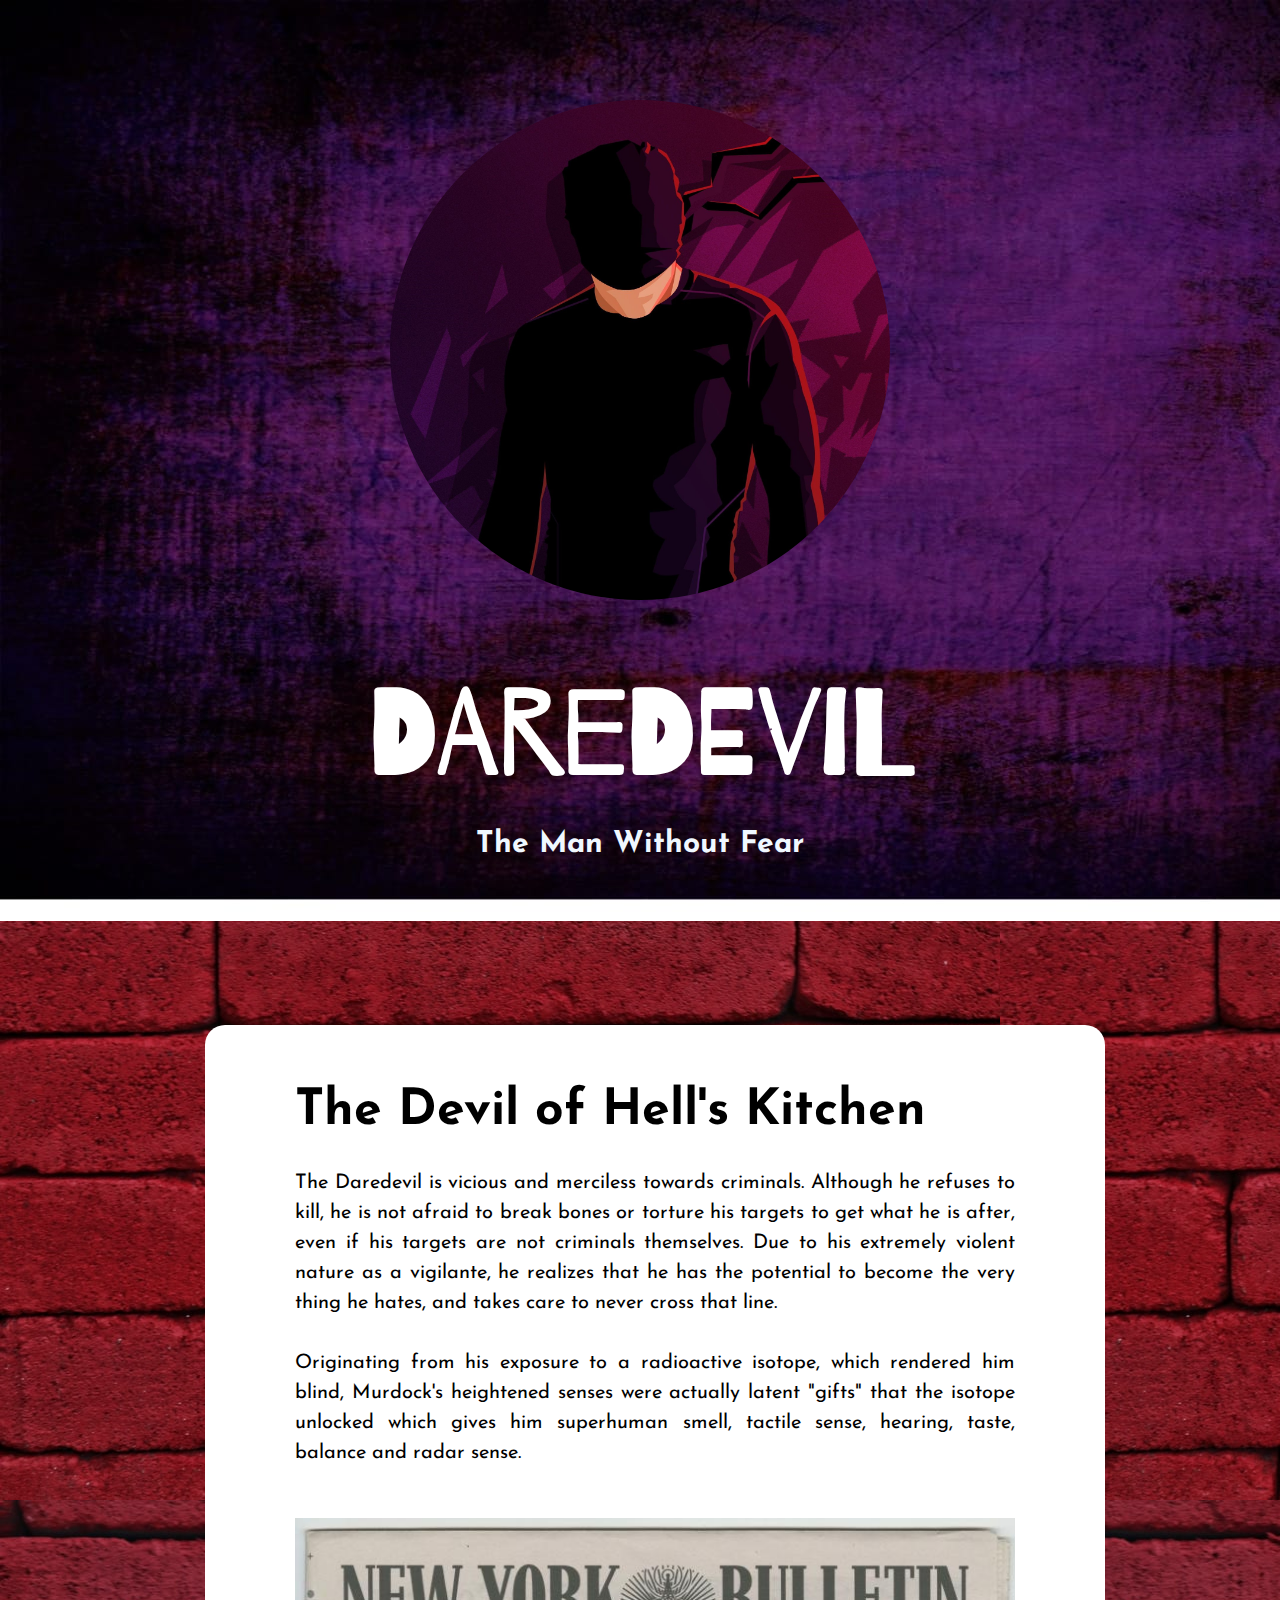
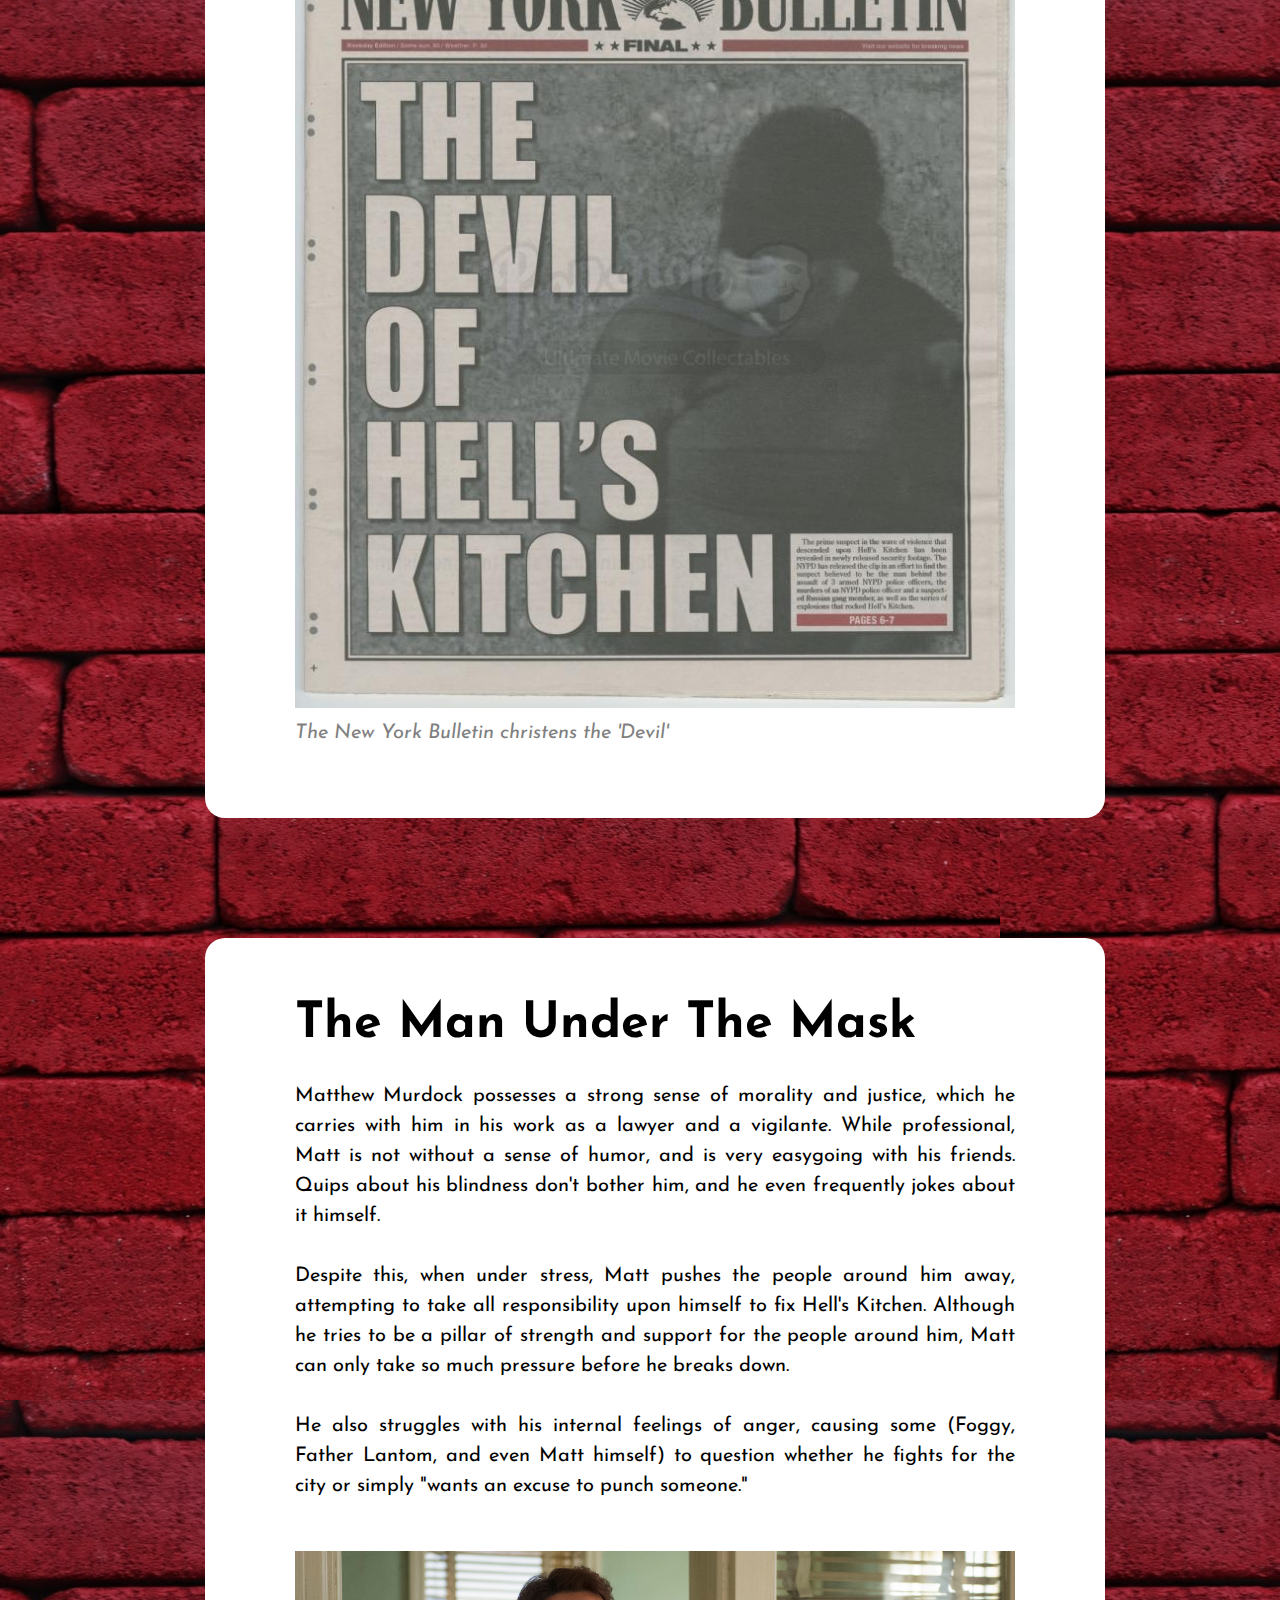
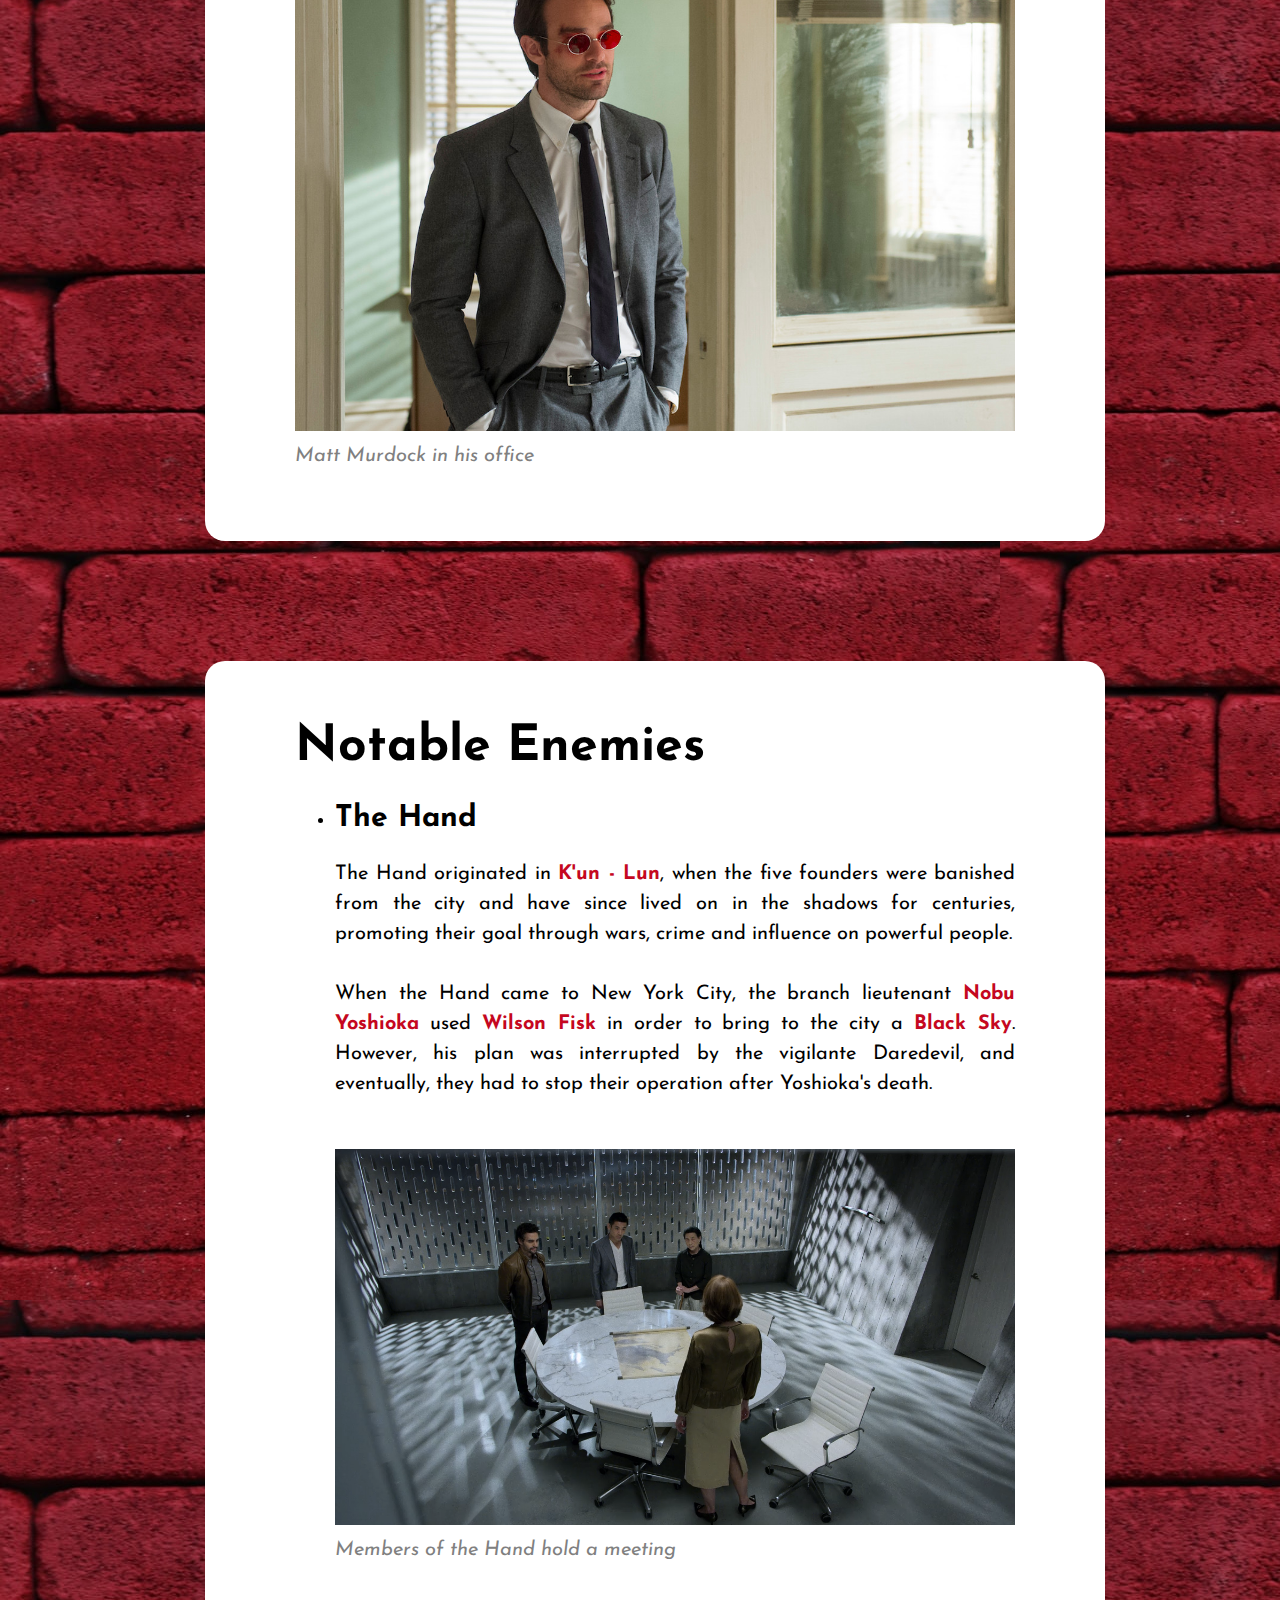
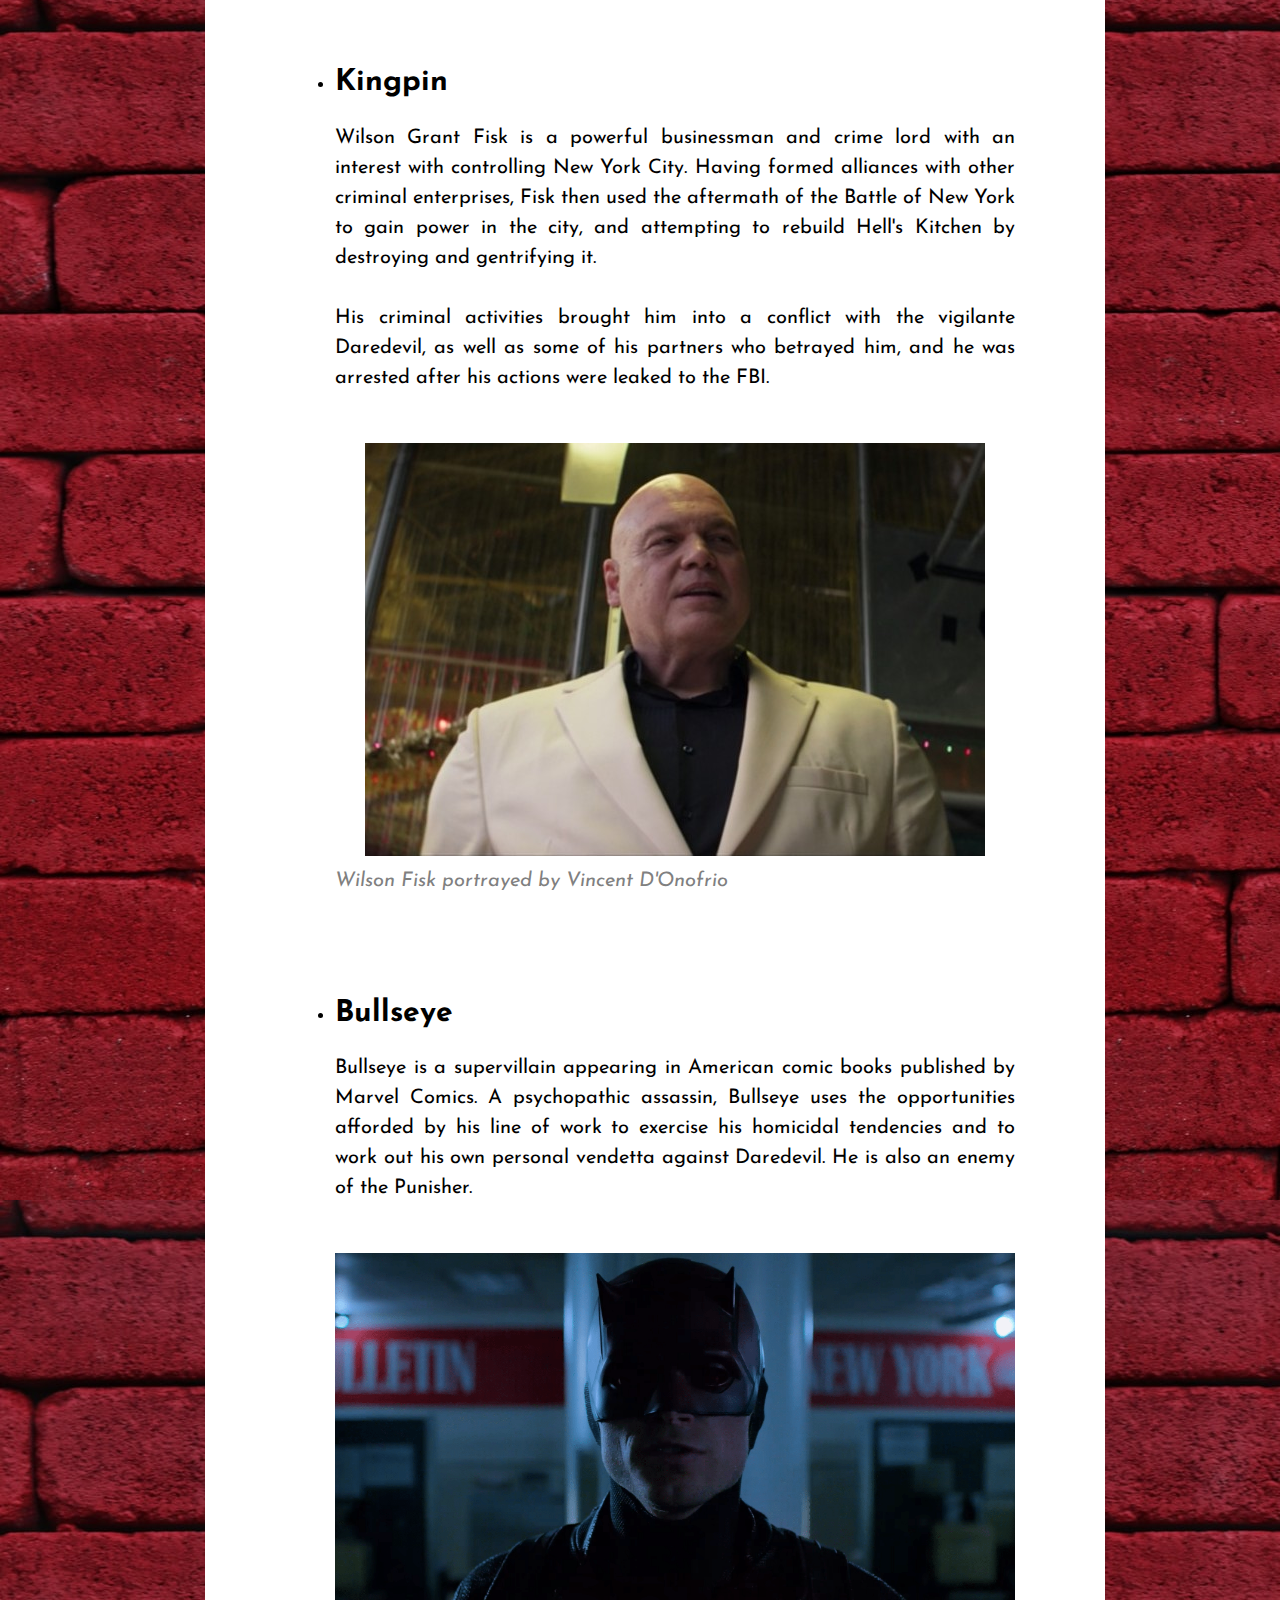
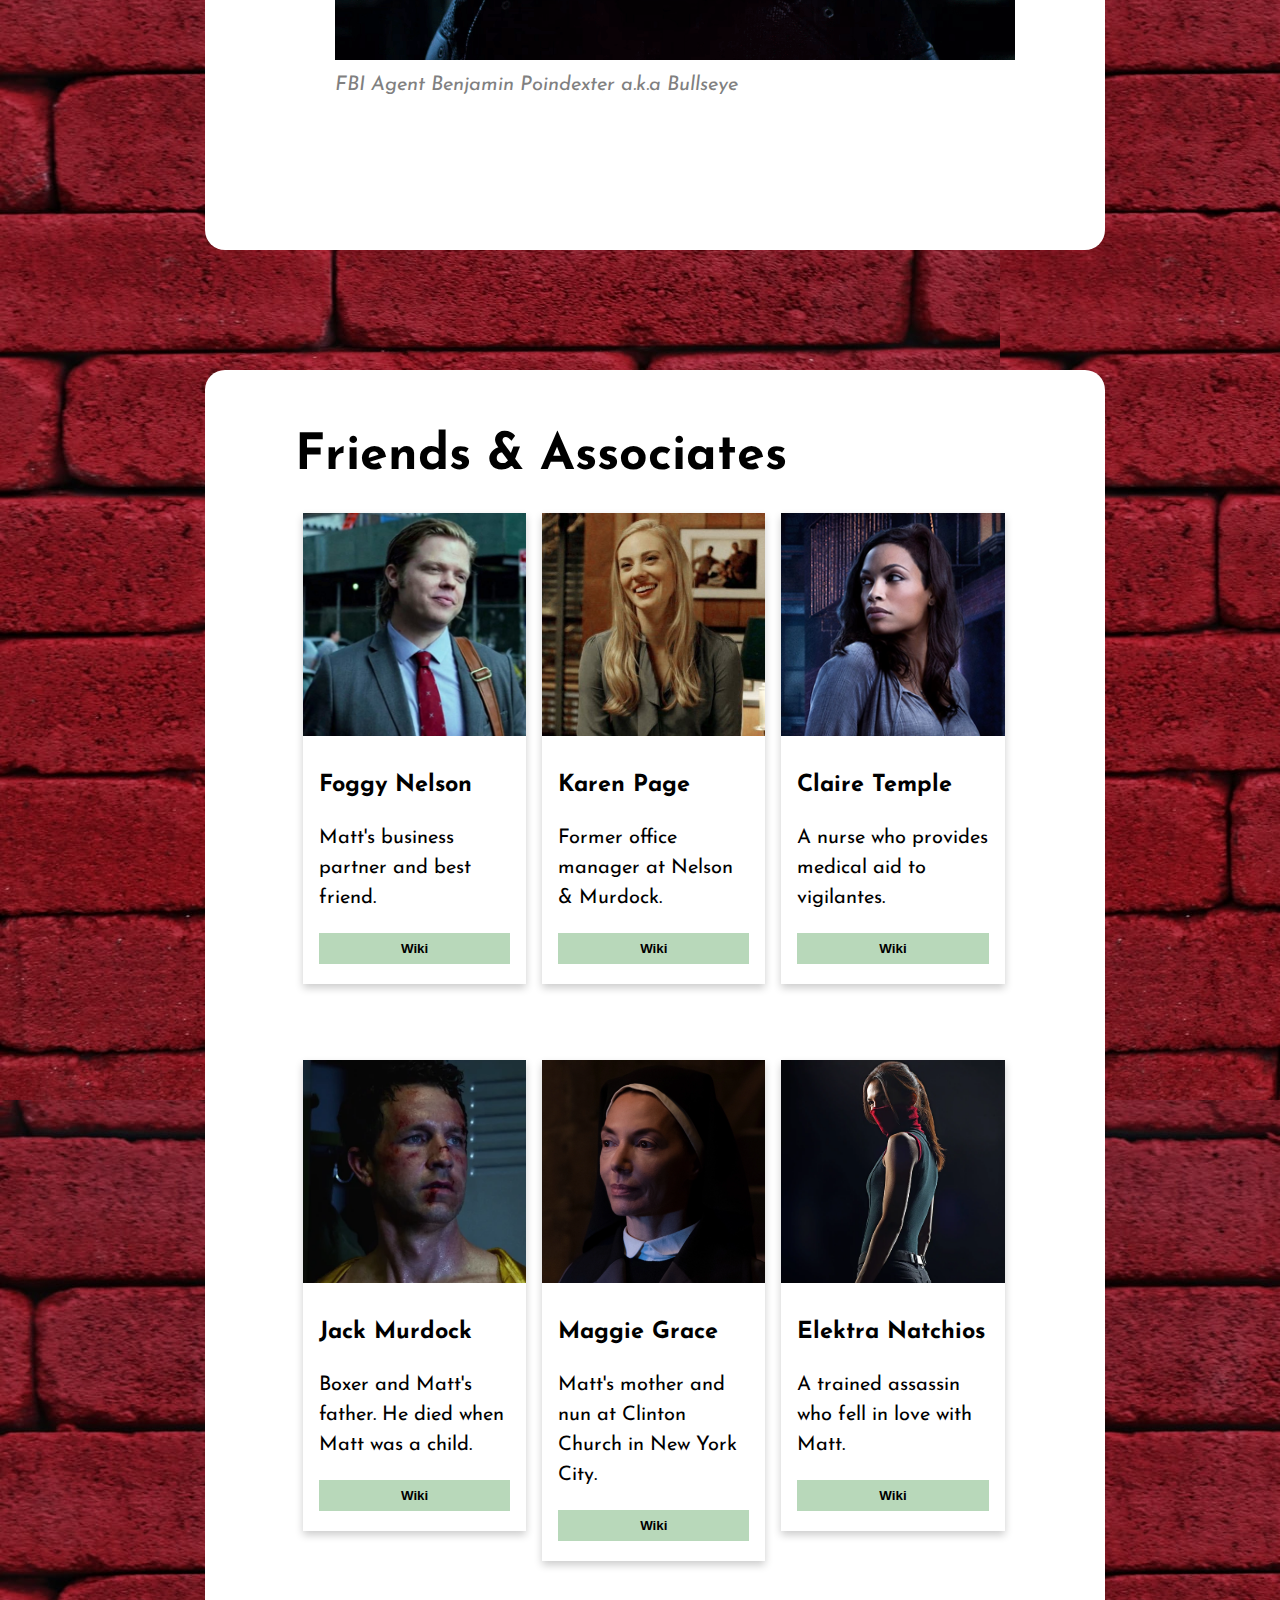
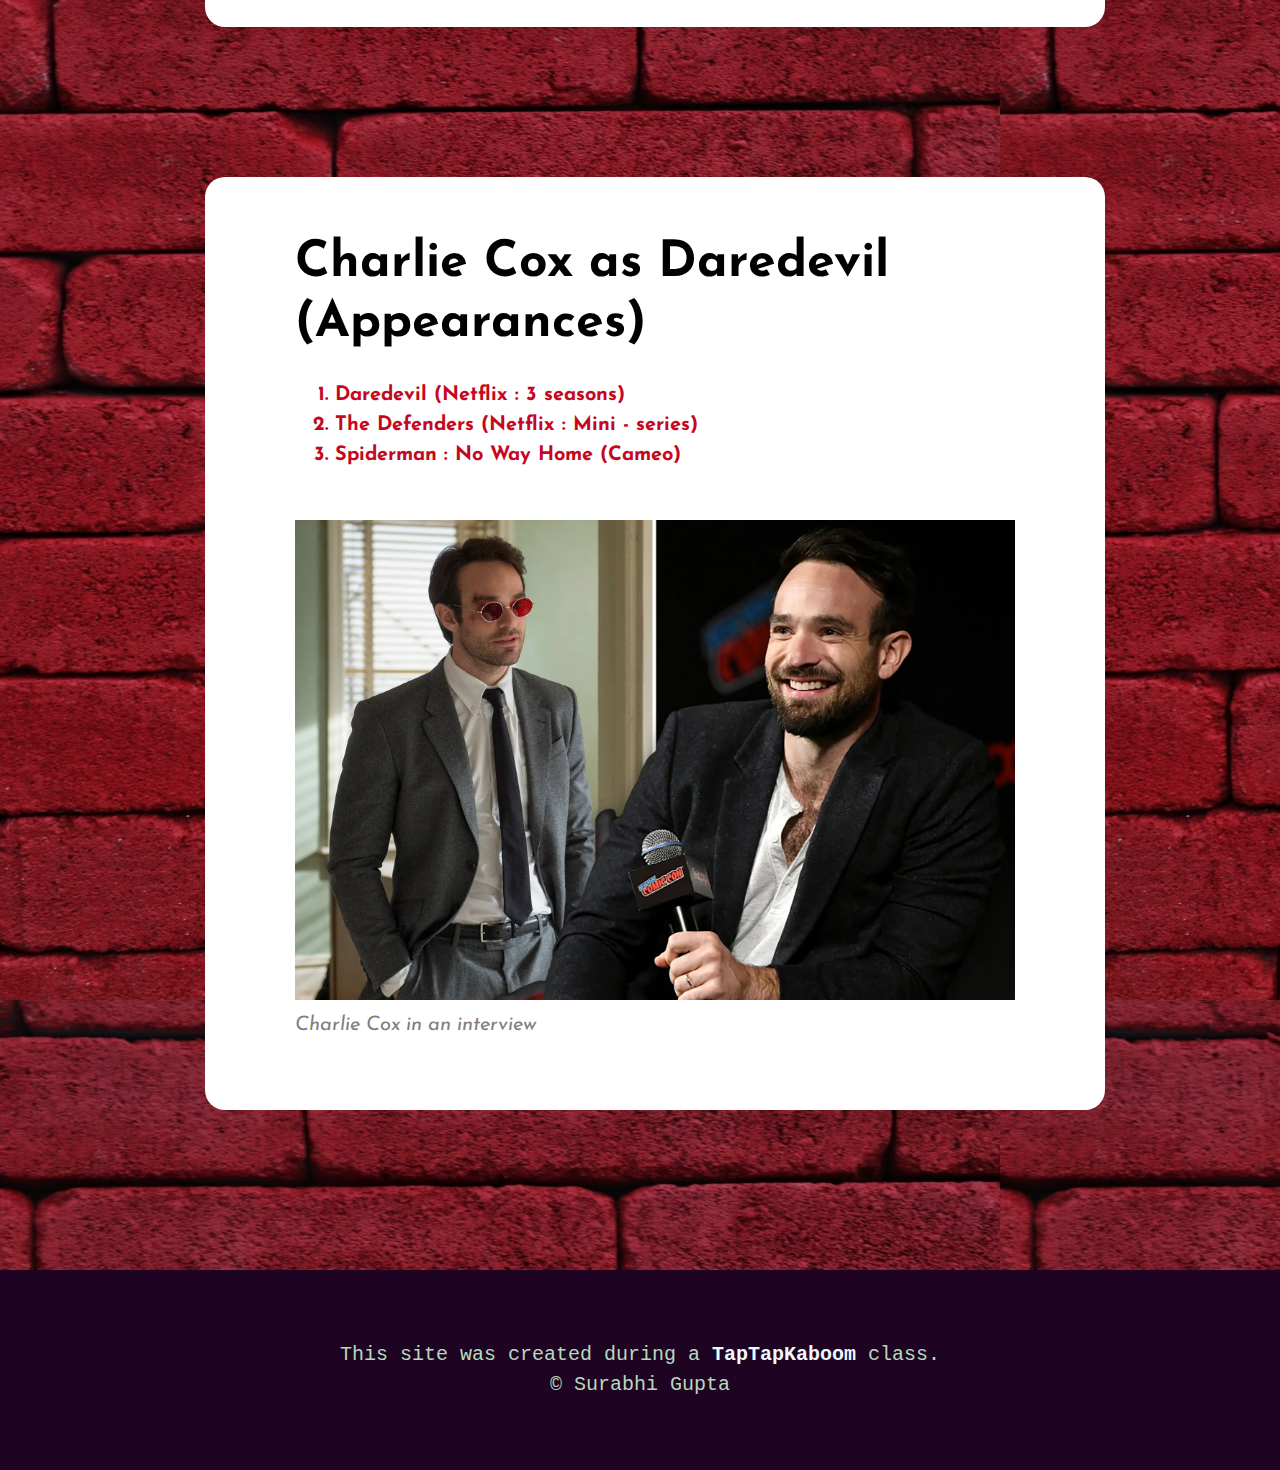
<file: index.html>
<!DOCTYPE html>
<html>
<head>
    <link rel="preconnect" href="https://fonts.googleapis.com">
<link rel="preconnect" href="https://fonts.gstatic.com" crossorigin>
<link href="https://fonts.googleapis.com/css2?family=Bangers&family=Barlow:wght@300&family=Barrio&family=Josefin+Sans:wght@300&family=Monofett&family=PT+Sans&family=Roboto+Slab:wght@300&family=Rubik+Glitch&family=Rubik+Mono+One&display=swap" rel="stylesheet">
    <title>Daredevil</title>
    <link rel="icon" href="Favicon.png">
    <link rel="stylesheet" type="text/css" href="Hero.css">
</head>
<body>
    <!---- header element -->
    <header>
        <img src="Avatar.jpg"><br><br>
        <h1>DAREDEVIL</h1>
        <h2>The Man Without Fear</h2>
    </header><br><br><br>

    <!---Main Element-->
    <main>
        <div class="boxed">
        <h2>The Devil of Hell's Kitchen</h2>
        <p>The Daredevil is vicious and merciless towards criminals. 
        Although he refuses to kill, he is not afraid to break bones or torture his targets to get what he is after, 
        even if his targets are not criminals themselves. Due to his extremely violent nature as a vigilante, he 
        realizes that he has the potential to become the very thing he hates, and takes care to never cross that line. 
        <br><br>
        Originating from his exposure to a radioactive isotope, which rendered him blind, Murdock's heightened senses were actually latent "gifts" 
        that the isotope unlocked which gives him superhuman smell, tactile sense, hearing, taste, balance and radar sense.</p>
        <br>
        <center><img src="Block1a.jpg"></center>
        <p class="Captions">The New York Bulletin christens the 'Devil'</p>
    </div><br><br><br><br>

        <div class="boxed">
        <h2>The Man Under The Mask</h2>
        <p>Matthew Murdock possesses a strong sense of morality and justice, which he carries with him in his 
            work as a lawyer and a vigilante. While professional, Matt is not without a sense of humor, and is 
            very easygoing with his friends. Quips about his blindness don't bother him, and he even frequently
             jokes about it himself. 
             <br><br>
             Despite this, when under stress, Matt pushes the people around him away, 
             attempting to take all responsibility upon himself to fix Hell's Kitchen. Although he tries to be 
             a pillar of strength and support for the people around him, Matt can only take so much pressure before he breaks down.
             <br><br> 
             He also struggles with his internal feelings of anger, causing some (Foggy, Father Lantom, and even Matt himself)
               to question whether he fights for the city or simply "wants an excuse to punch someone."</p>
        <br><center><img src="Block2.jfif"></center>
        <p class="Captions">Matt Murdock in his office</p>
    </div><br><br><br><br>

    <div class="boxed">
        <h2>Notable Enemies</h2>
        <ul>
            <li><h3><a href=" https://marvelcinematicuniverse.fandom.com/wiki/Hand" target="_blank" title="The Hand : Wiki">The Hand</a></h3><p>The Hand originated in <a href=" https://marvelcinematicuniverse.fandom.com/wiki/K'un-Lun" target="_blank" title="K'un-Lun : Wiki">K'un - Lun</a>, when the five founders 
                were banished from the city and have since lived
                 on in the shadows for centuries, promoting their goal through wars, crime and influence on powerful people.
                <br><br>When the Hand came 
                 to New York City, the branch lieutenant <a href=" https://marvelcinematicuniverse.fandom.com/wiki/Nobu_Yoshioka" target="_blank" title="Nobu Yoshioka : Wiki">Nobu Yoshioka</a> 
                 used <a href=" https://marvelcinematicuniverse.fandom.com/wiki/Kingpin" target="_blank" title="Kingpin : Wiki">Wilson Fisk</a> 
                 in order to bring to the city a <a href=" https://marvelcinematicuniverse.fandom.com/wiki/Black_Sky" target="_blank" title="Black Sky : Wiki">Black Sky</a>. 
                 However, his plan was interrupted by the vigilante Daredevil, and eventually, they had to stop their operation after Yoshioka's death.</p>
                <br><center><img src="Block3b.png"></center><p class="Captions">Members of the Hand hold a meeting</p><br><br></li>
            
            <li><h3><a href=" https://marvelcinematicuniverse.fandom.com/wiki/Kingpin" target="_blank" title="Kingpin : Wiki">Kingpin</a></h3><p>Wilson Grant Fisk is a powerful businessman and crime lord with an interest with controlling New York City. 
                Having formed alliances with other criminal enterprises, Fisk then used the aftermath of the Battle of New York to gain power in the city, and 
                attempting to rebuild Hell's Kitchen by destroying and gentrifying it. 
                <br><br>
                His criminal activities brought him into a conflict with the 
                vigilante Daredevil, as well as some of his partners who betrayed him, and he was arrested after his actions were leaked to the FBI.</p>
                <br><center><img src="Block3a.jpeg"></center><p class="Captions">Wilson Fisk portrayed by Vincent D'Onofrio</p><br><br></li>

            <li><h3><a href=" https://marvelcinematicuniverse.fandom.com/wiki/Benjamin_Poindexter" target="_blank" title="Benjamin Poindexter : Wiki">Bullseye</a></h3><p>Bullseye is a supervillain appearing in American comic books published by Marvel Comics. A psychopathic assassin, 
                Bullseye uses the opportunities afforded by his line of work to exercise his homicidal tendencies and to work out his own personal 
                vendetta against Daredevil. He is also an enemy of the Punisher.</p>
                <br><center><img src="Block3c.png"></center><p class="Captions">FBI Agent Benjamin Poindexter a.k.a Bullseye</p><br><br>
            </li>
        </ul>
    </div><br><br><br><br>

    <div class="boxed">    
        <h2>Friends & Associates</h2>

        <div class="row">

            <div class="column">
               <div class="card">
                    <img src="Foggy.jpg" style="width:100%">
                    <div class="container">
                        <h3>Foggy Nelson</h3>
                        <p>Matt's business partner and best friend.</p>
                        <p><a href=" https://marvelcinematicuniverse.fandom.com/wiki/Foggy_Nelson" target="_blank" title="Franklin 'Foggy' Nelson : Wiki"><button class="button">Wiki</button></a></p>
                    </div>
                </div>
            </div>


            <div class="column">
                <div class="card">
                   <img src="Karen.jpg" style="width:100%">
                    <div class="container">
                        <h3>Karen Page</h3>
                     <p>Former office manager at Nelson & Murdock.</p>
                     <p><a href=" https://marvelcinematicuniverse.fandom.com/wiki/Karen_Page#:~:text=Karen Page is the former,she helped defend in court." target="_blank" title="Karen Page : Wiki"><button class="button">Wiki</button></a></p>
                    </div>
                </div>
            </div>


            <div class="column">
                <div class="card">
                  <img src="Claire.png" style="width:100%">
                    <div class="container">
                        <h3>Claire Temple</h3>
                        <p>A nurse who provides medical aid to vigilantes.</p>
                        <p><a href=" https://marvelcinematicuniverse.fandom.com/wiki/Claire_Temple" target="_blank" title="Claire Temple : Wiki"><button class="button">Wiki</button></a></p>
                    </div>
                </div>
            </div>

        </div>
        <br><br>

        <div class="row">

            <div class="column">
               <div class="card">
                    <img src="Jack.png" style="width:100%">
                    <div class="container">
                        <h3>Jack Murdock</h3>
                        <p>Boxer and Matt's father. He died when Matt was a child.</p>
                        <p><a href=" https://marvelcinematicuniverse.fandom.com/wiki/Jack_Murdock" target="_blank" title="Jack Murdock : Wiki"><button class="button">Wiki</button></a></p>
                    </div>
                </div>
            </div>


            <div class="column">
                <div class="card">
                   <img src="Maggie.png" style="width:100%">
                    <div class="container">
                        <h3>Maggie Grace</h3>
                     <p>Matt's mother and nun at Clinton Church in New York City.</p>
                     <p><a href=" https://marvelcinematicuniverse.fandom.com/wiki/Maggie_Grace" target="_blank" title="Sister Maggie Grace : Wiki"><button class="button">Wiki</button></a></p>
                    </div>
                </div>
            </div>


            <div class="column">
                <div class="card">
                  <img src="Elektra.png" style="width:100%">
                    <div class="container">
                        <h3>Elektra Natchios</h3>
                        <p>A trained assassin who fell in love with Matt.</p>
                        <p><a href="https://marvelcinematicuniverse.fandom.com/wiki/Elektra" target="_blank" title="Elektra Natchios : Wiki"><button class="button">Wiki</button></a></p>
                    </div>
                </div>
            </div>

        </div>
    </div>
    
        <br><br><br><br><br>

        <div class="boxed"> 
        <h2>Charlie Cox as Daredevil <br><br>(Appearances)</h2>
        <ol>
            <li><a href="https://marvelcinematicuniverse.fandom.com/wiki/Daredevil" target="_blank" title="Daredevil : Wiki">Daredevil (Netflix : 3 seasons)</a></li>
            <li><a href="https://marvelcinematicuniverse.fandom.com/wiki/The_Defenders" target="_blank" title="The Defenders : Wiki">The Defenders (Netflix : Mini - series)</a></li>
            <li><a href="https://marvelcinematicuniverse.fandom.com/wiki/Spider-Man:_No_Way_Home" target="_blank" title="Spiderman : No Way Home : Wiki">Spiderman : No Way Home (Cameo)</a></li>
        </ol><br>
        <center><img src="Block1b.webp"></center><p class="Captions">Charlie Cox in an interview</p>
        </div><br><br><br><br>
    </main>

    <!---Footer Element-->
    <footer>
        <p>This site was created during a <a href="https://www.taptapkaboom.com/" target="_blank" title="Tap Tap Kaboom by Rich Armstrong">TapTapKaboom</a> class. <br>&copy; Surabhi Gupta </p>
    </footer>
</body>
</html>
</file>
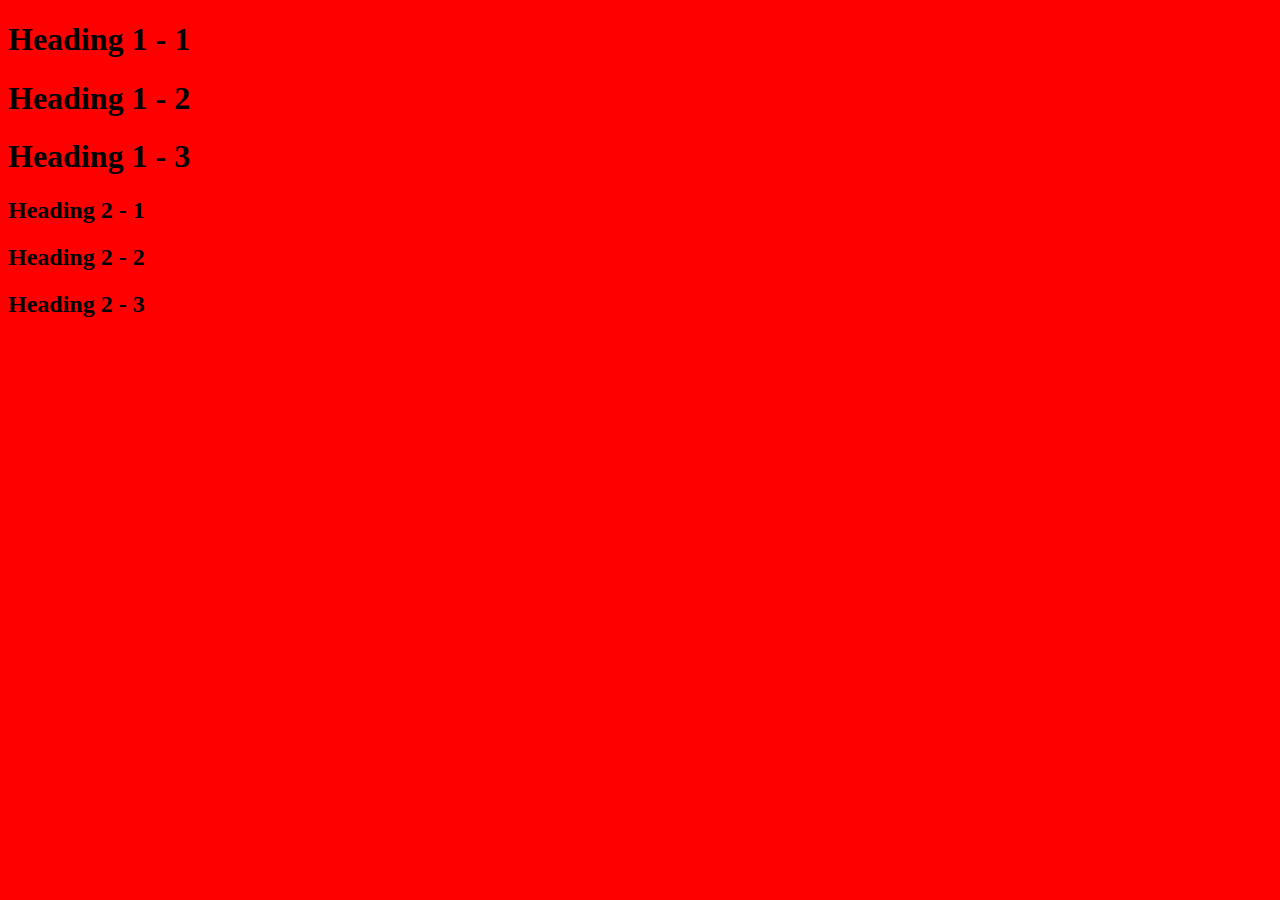
<file: Startingoutforreal.html>
<!DOCTYPE html>
<html>
    <head>
        <title> Trying CSS</title>
         <link rel="stylesheet" type="text/css" href="Test.css">
    </head>
    <body>
        <h1> Heading 1 - 1</h1>
        <h1> Heading 1 - 2</h1>
        <h1> Heading 1 - 3</h1>
        <h2> Heading 2 - 1</h2>
        <h2> Heading 2 - 2</h2>
        <h2> Heading 2 - 3</h2>
    </body>
</html>
</file>
<file: Hero.css>
body{
    margin: 0;
    line-height: 30px;
    background-image: url("Back3.jfif");
}

/*witing comments in css */

header{
    background-image: url("Back8.jpg");
    background-repeat: repeat-x;
    text-align: center;
    padding-top: 100px;
    padding-bottom: 50px;
}

header h1{
    color : white;
    font-size: 120px;
    font-family: 'Barrio', cursive;
}

header h2{
    color: aliceblue;
    font-family: 'Josefin Sans', sans-serif;
    font-size: 30px;
}

header img{
    width: 500px;
    border-radius: 400px;
    border-width: 20px;
    border-color: #B8D8BA;
}


main{
    max-width: 900px;
    margin: 0 auto;
    padding: 0 20px 40px 50px;
}

main img{
    max-width: 100%;
}

p{
    font-size: 20px;
}

p a{
    color: #C50720;
    font-weight: bolder;
    text-decoration: none;
}

a:hover{
    color: #B8D8BA;
    background-color: #1E0322;
}

footer{
    background-color: #1E0322;
    color: #B8D8BA;
    text-align: center;
    padding: 50px;
    font-family: 'Courier New', Courier, monospace;
}


footer a{
    color: aliceblue;
}


footer a:hover{
    opacity: .5;
    background-color: transparent;
}

p.Captions{
    color: gray;
    font-style: italic;
    margin-top: 0;
}

.boxed{
    border: 1px ;
    background-color: white;
    padding: 30px 90px 50px 90px;
    font-family: 'Josefin Sans', sans-serif;
    text-align: justify;
    border-radius: 20px;
    font-size: 20px;
    text-decoration: none;
}

.boxed h2{
    font-size: 50px;
    text-align: left;
}

.boxed h3 a{
    font-size: 30px;
    text-align: left;
    text-decoration: none;
    color: black;
}

.boxed h3 a:hover{
    color:aliceblue;
    background-color: #1E0322;
}

ol a{
    color: #C50720;
    text-decoration: none;
}

ol a:hover{
    color:aliceblue;
    background-color: #1E0322;
}

ol li{
    color: #C50720;
    font-weight: bolder;
    text-decoration: none;
    text-align: justify;
}

.column {
    float: left;
    width: 31%;
    margin-bottom: 16px;
    padding: 0 8px;
  }

.card {
    box-shadow: 0 4px 8px 0 rgba(0, 0, 0, 0.2);
    text-align: left;
  }

.container {
    padding: 0 16px;
  }
  
.container::after, .row::after {
    content: "";
    clear: both;
    display: table;
  }

.button {
    border: none;
    outline: 0;
    display: inline-block;
    padding: 8px;
    color: black;
    background-color: #B8D8BA;
    text-align: center;
    font-weight: bold;
    cursor: pointer;
    width: 100%;
  }
  
.button:hover {
    background-color: #555;
  }

.button a{
    color: black;
}
</file>
<file: Test.css>
body{
    background-color: red;
}
</file>
